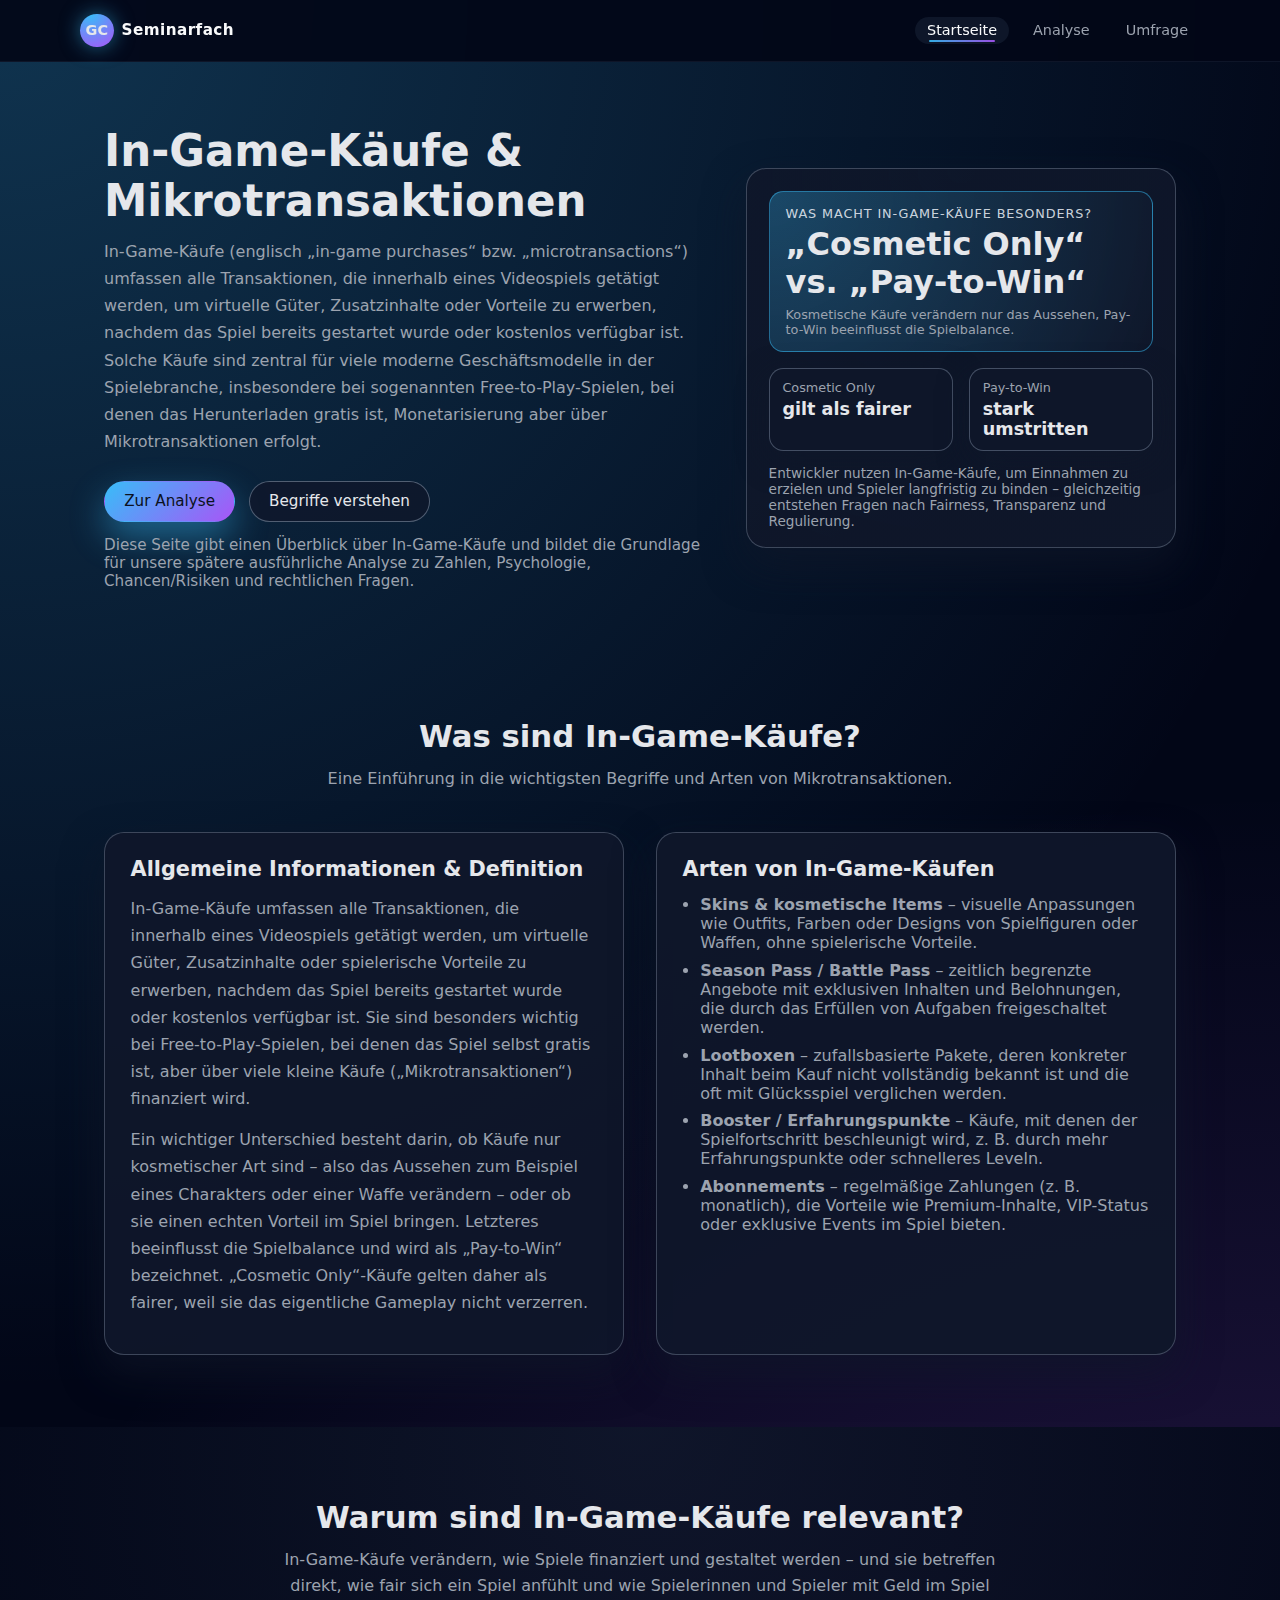
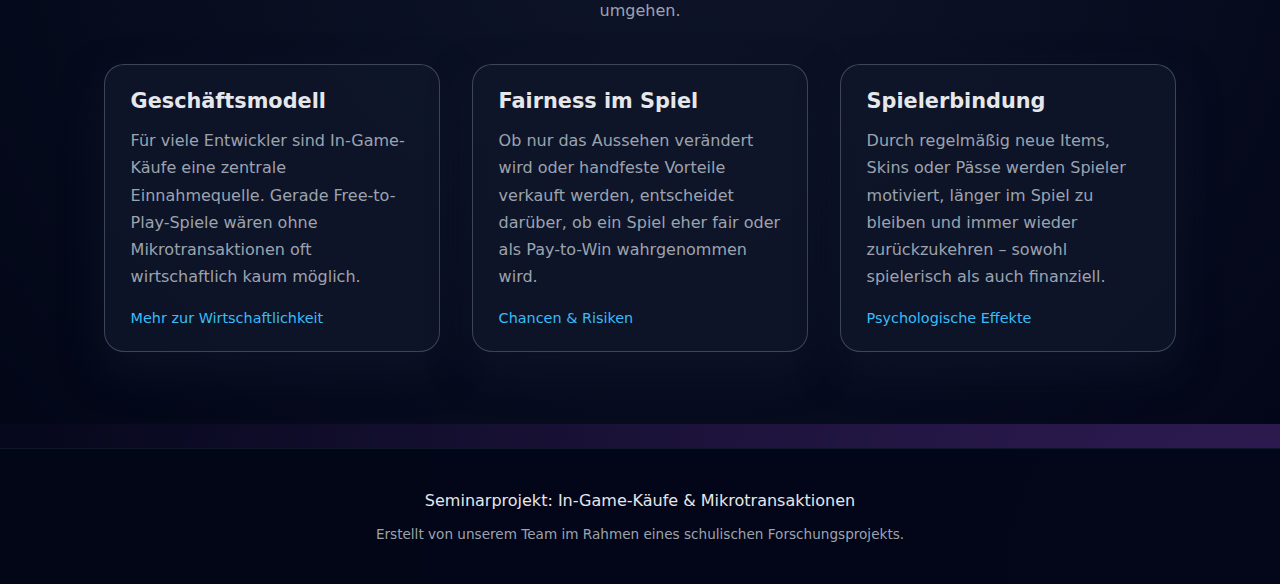
<file: index.html>
<!DOCTYPE html>
<html lang="de">
<head>
    <meta charset="UTF-8" />
    <title>In-Game-Käufe – Seminarfach</title>
    <meta name="viewport" content="width=device-width, initial-scale=1" />
    <link rel="stylesheet" href="style.css" />
</head>
<body class="page">
<header class="site-header">
    <div class="container header-inner">
        <div class="logo">
            <span class="logo-mark">GC</span>
            <span class="logo-text">Seminarfach</span>
        </div>
        <nav class="site-nav">
            <a href="index.html" class="nav-link active">Startseite</a>
            <a href="analyse.html" class="nav-link">Analyse</a>
            <a href="umfrage.html" class="nav-link">Umfrage</a>
        </nav>
    </div>
</header>

<main>
    <!-- HERO -->
    <section class="hero">
        <div class="container hero-inner">
            <div class="hero-text">
                <h1>In-Game-Käufe &amp; Mikrotransaktionen</h1>
                <p class="hero-subtitle">
                    In-Game-Käufe (englisch „in-game purchases“ bzw. „microtransactions“) umfassen alle Transaktionen,
                    die innerhalb eines Videospiels getätigt werden, um virtuelle Güter, Zusatzinhalte oder Vorteile zu erwerben,
                    nachdem das Spiel bereits gestartet wurde oder kostenlos verfügbar ist. Solche Käufe sind zentral für viele
                    moderne Geschäftsmodelle in der Spielebranche, insbesondere bei sogenannten Free-to-Play-Spielen, bei denen
                    das Herunterladen gratis ist, Monetarisierung aber über Mikrotransaktionen erfolgt.
                </p>
                <div class="hero-actions">
                    <a href="analyse.html" class="btn btn-primary">
                        Zur Analyse
                    </a>
                    <a href="#basics" class="btn btn-ghost">
                        Begriffe verstehen
                    </a>
                </div>
                <p class="hero-tagline">
                    Diese Seite gibt einen Überblick über In-Game-Käufe und bildet die Grundlage für unsere spätere
                    ausführliche Analyse zu Zahlen, Psychologie, Chancen/Risiken und rechtlichen Fragen.
                </p>
            </div>

            <div class="hero-panel">
                <div class="stat-card">
                    <p class="stat-label">Was macht In-Game-Käufe besonders?</p>
                    <p class="stat-value">„Cosmetic Only“ vs. „Pay-to-Win“</p>
                    <p class="stat-footnote">
                        Kosmetische Käufe verändern nur das Aussehen, Pay-to-Win beeinflusst die Spielbalance.
                    </p>
                </div>
                <div class="grid-two gap-md">
                    <div class="mini-card">
                        <p class="mini-label">Cosmetic Only</p>
                        <p class="mini-value">gilt als fairer</p>
                    </div>
                    <div class="mini-card">
                        <p class="mini-label">Pay-to-Win</p>
                        <p class="mini-value">stark umstritten</p>
                    </div>
                </div>
                <p class="hero-note">
                    Entwickler nutzen In-Game-Käufe, um Einnahmen zu erzielen und Spieler langfristig zu binden –
                    gleichzeitig entstehen Fragen nach Fairness, Transparenz und Regulierung.
                </p>
            </div>
        </div>
    </section>

    <!-- GRUNDLAGEN -->
    <section id="basics" class="section">
        <div class="container">
            <header class="section-header">
                <h2>Was sind In-Game-Käufe?</h2>
                <p>
                    Eine Einführung in die wichtigsten Begriffe und Arten von Mikrotransaktionen.
                </p>
            </header>

            <div class="grid-two gap-lg">
                <article class="card">
                    <h3 class="card-title">Allgemeine Informationen &amp; Definition</h3>
                    <p>
                        In-Game-Käufe umfassen alle Transaktionen, die innerhalb eines Videospiels getätigt werden,
                        um virtuelle Güter, Zusatzinhalte oder spielerische Vorteile zu erwerben, nachdem das Spiel
                        bereits gestartet wurde oder kostenlos verfügbar ist. Sie sind besonders wichtig bei
                        Free-to-Play-Spielen, bei denen das Spiel selbst gratis ist, aber über viele kleine Käufe
                        („Mikrotransaktionen“) finanziert wird.
                    </p>
                    <p>
                        Ein wichtiger Unterschied besteht darin, ob Käufe nur kosmetischer Art sind – also das Aussehen
                        zum Beispiel eines Charakters oder einer Waffe verändern – oder ob sie einen echten Vorteil im
                        Spiel bringen. Letzteres beeinflusst die Spielbalance und wird als „Pay-to-Win“ bezeichnet.
                        „Cosmetic Only“-Käufe gelten daher als fairer, weil sie das eigentliche Gameplay nicht verzerren.
                    </p>
                </article>

                <article class="card">
                    <h3 class="card-title">Arten von In-Game-Käufen</h3>
                    <ul class="list">
                        <li>
                            <strong>Skins &amp; kosmetische Items</strong> – visuelle Anpassungen wie Outfits, Farben
                            oder Designs von Spielfiguren oder Waffen, ohne spielerische Vorteile.
                        </li>
                        <li>
                            <strong>Season Pass / Battle Pass</strong> – zeitlich begrenzte Angebote mit exklusiven
                            Inhalten und Belohnungen, die durch das Erfüllen von Aufgaben freigeschaltet werden.
                        </li>
                        <li>
                            <strong>Lootboxen</strong> – zufallsbasierte Pakete, deren konkreter Inhalt beim Kauf
                            nicht vollständig bekannt ist und die oft mit Glücksspiel verglichen werden.
                        </li>
                        <li>
                            <strong>Booster / Erfahrungspunkte</strong> – Käufe, mit denen der Spielfortschritt
                            beschleunigt wird, z.&nbsp;B. durch mehr Erfahrungspunkte oder schnelleres Leveln.
                        </li>
                        <li>
                            <strong>Abonnements</strong> – regelmäßige Zahlungen (z.&nbsp;B. monatlich), die Vorteile
                            wie Premium-Inhalte, VIP-Status oder exklusive Events im Spiel bieten.
                        </li>
                    </ul>
                </article>
            </div>
        </div>
    </section>

    <!-- WARUM ES WICHTIG IST -->
    <section class="section section-muted">
        <div class="container">
            <header class="section-header">
                <h2>Warum sind In-Game-Käufe relevant?</h2>
                <p>
                    In-Game-Käufe verändern, wie Spiele finanziert und gestaltet werden – und sie betreffen direkt,
                    wie fair sich ein Spiel anfühlt und wie Spielerinnen und Spieler mit Geld im Spiel umgehen.
                </p>

            </header>

            <div class="grid-three gap-lg">
                <article class="card card-soft">
                    <h3 class="card-title">Geschäftsmodell</h3>
                    <p>
                        Für viele Entwickler sind In-Game-Käufe eine zentrale Einnahmequelle. Gerade Free-to-Play-Spiele
                        wären ohne Mikrotransaktionen oft wirtschaftlich kaum möglich.
                    </p>
                    <a href="analyse.html#wirtschaftlichkeit" class="card-link">Mehr zur Wirtschaftlichkeit</a>
                </article>

                <article class="card card-soft">
                    <h3 class="card-title">Fairness im Spiel</h3>
                    <p>
                        Ob nur das Aussehen verändert wird oder handfeste Vorteile verkauft werden, entscheidet darüber,
                        ob ein Spiel eher fair oder als Pay-to-Win wahrgenommen wird.
                    </p>
                    <a href="analyse.html#chancen-risiken" class="card-link">Chancen &amp; Risiken</a>
                </article>

                <article class="card card-soft">
                    <h3 class="card-title">Spielerbindung</h3>
                    <p>
                        Durch regelmäßig neue Items, Skins oder Pässe werden Spieler motiviert, länger im Spiel zu bleiben
                        und immer wieder zurückzukehren – sowohl spielerisch als auch finanziell.
                    </p>
                    <a href="analyse.html#psychologie" class="card-link">Psychologische Effekte</a>
                </article>
            </div>
        </div>
    </section>
</main>

<footer class="site-footer">
    <div class="container footer-inner">
        <p>Seminarprojekt: In-Game-Käufe &amp; Mikrotransaktionen</p>
        <p class="footer-sub">
            Erstellt von unserem Team im Rahmen eines schulischen Forschungsprojekts.
        </p>
    </div>
</footer>
</body>
</html>
</file>
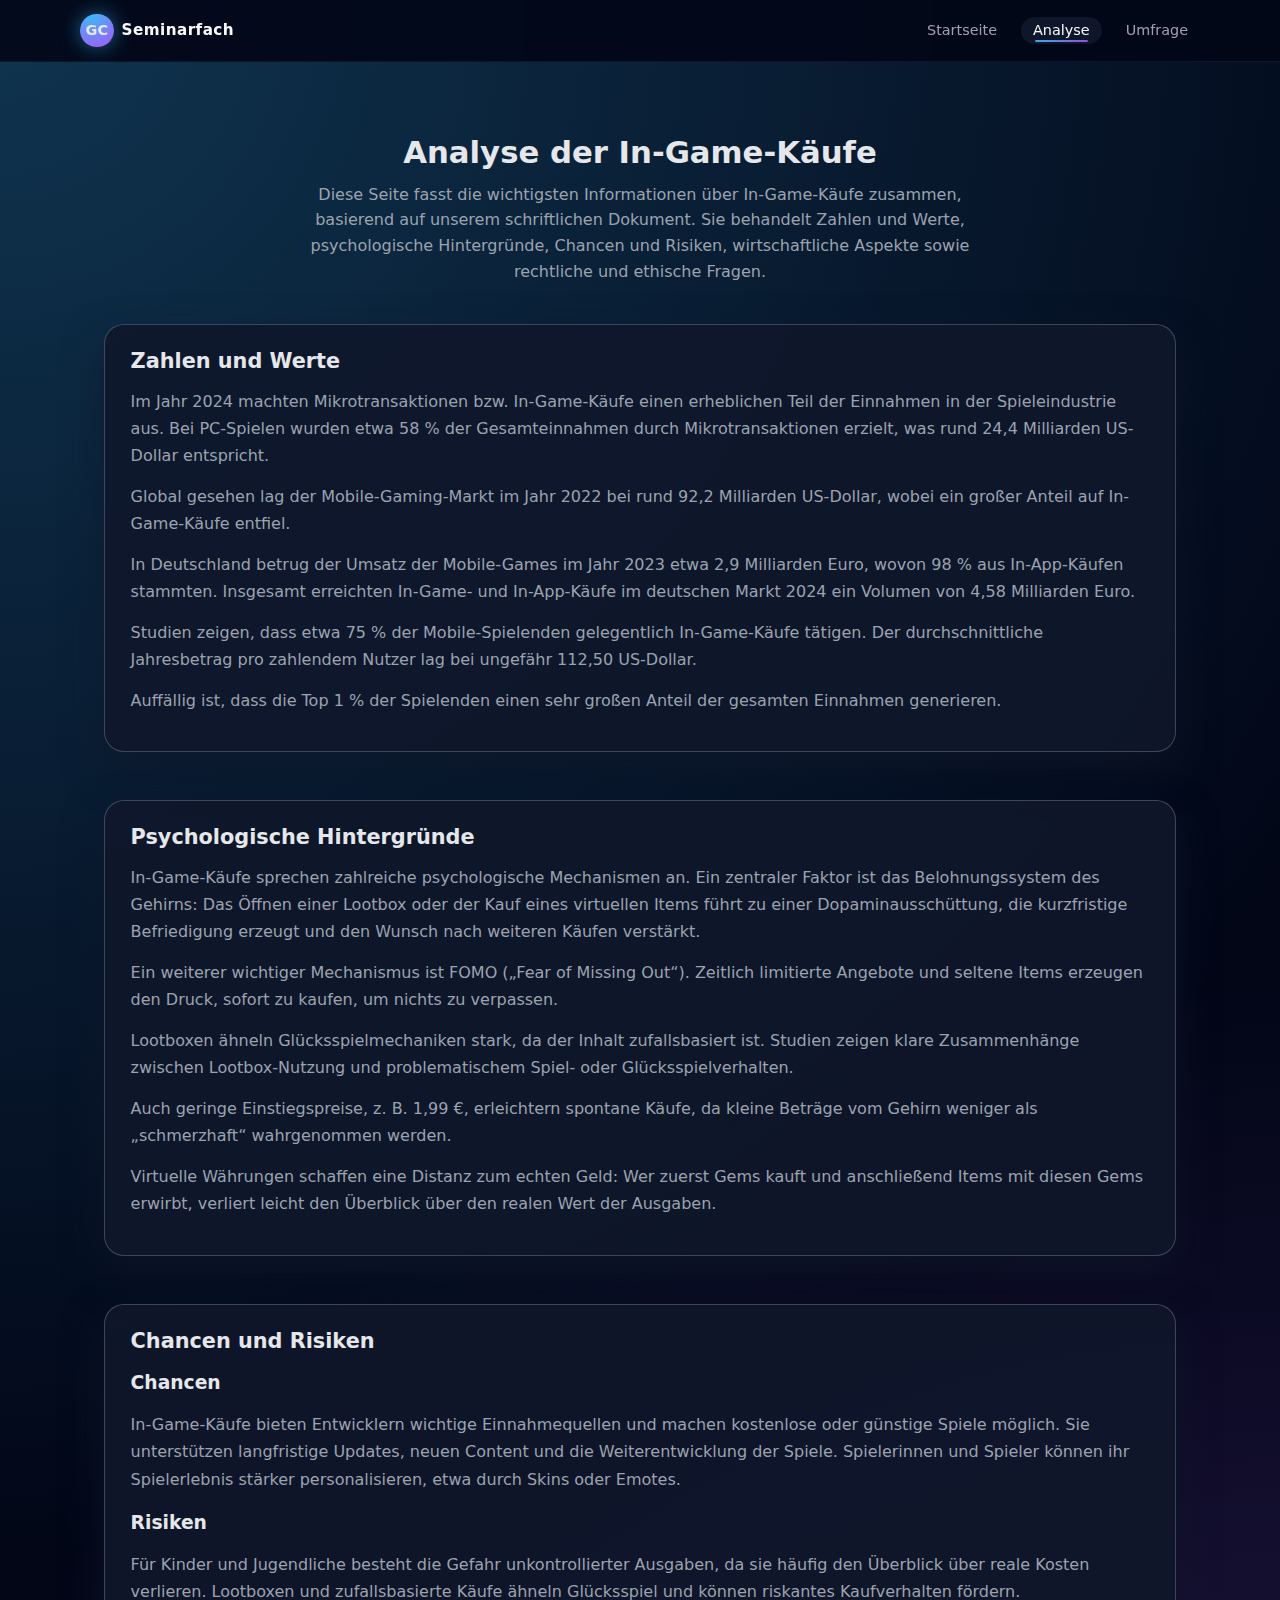
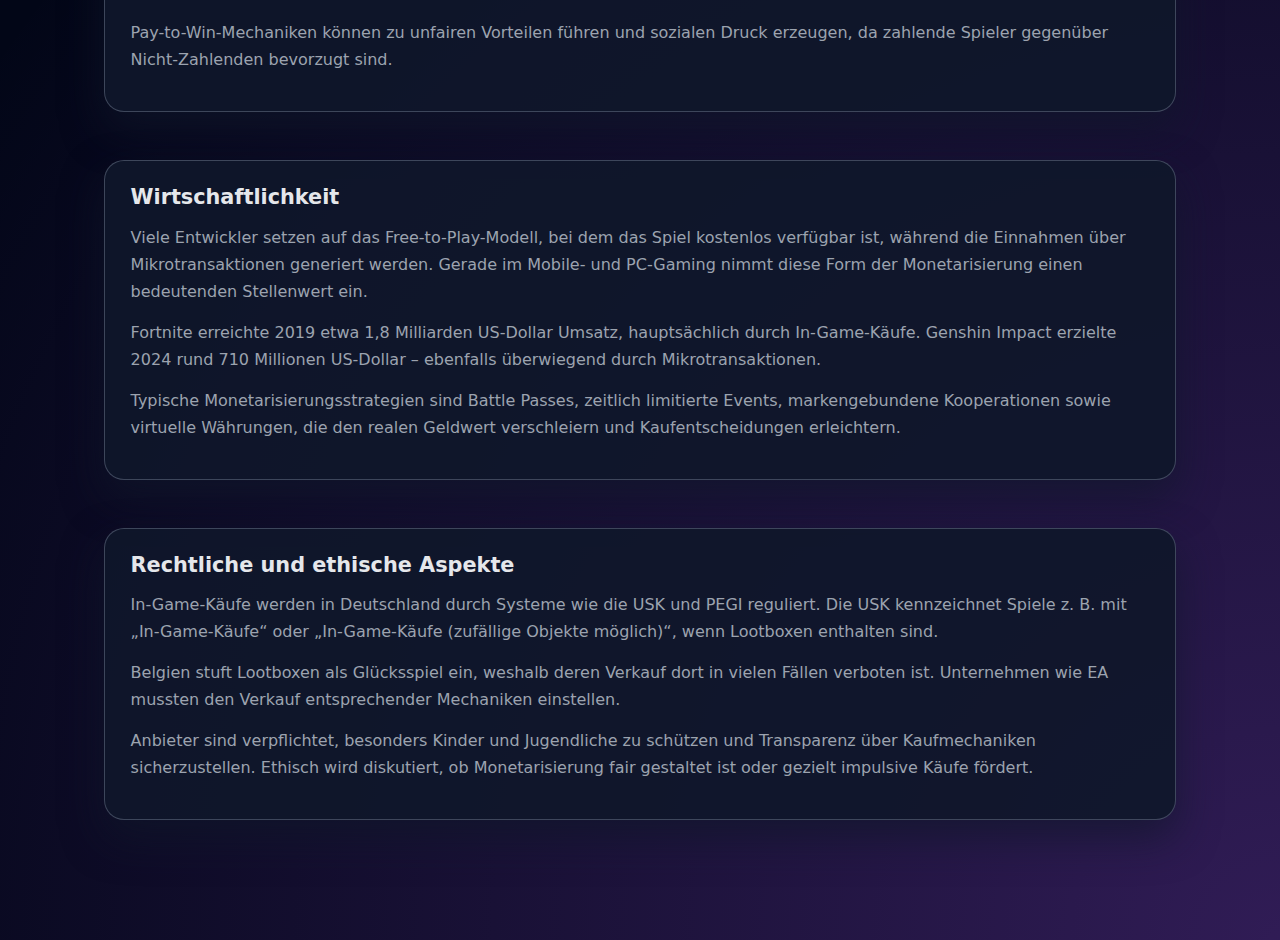
<file: analyse.html>
<!DOCTYPE html>
<html lang="de">
<head>
    <meta charset="UTF-8" />
    <title>analyse – In-Game Purchases</title>
    <meta name="viewport" content="width=device-width, initial-scale=1" />
    <link rel="stylesheet" href="style.css" />
    <title>Umfrage – In-Game-Käufe</title>
    <meta name="viewport" content="width=device-width, initial-scale=1" />
    <link rel="stylesheet" href="style.css" />
</head>
<body class="page">
<header class="site-header">
    <div class="container header-inner">
        <div class="logo">
            <span class="logo-mark">GC</span>
            <span class="logo-text">Seminarfach</span>
        </div>
        <nav class="site-nav">
            <a href="index.html" class="nav-link">Startseite</a>
            <a href="analyse.html" class="nav-link active">Analyse</a>
            <a href="umfrage.html" class="nav-link">Umfrage</a>
        </nav>
    </div>
</header>

<main>
    <section class="section">
        <div class="container">
            <header class="section-header">
                <h1>Analyse der In-Game-Käufe</h1>
                <p>
                    Diese Seite fasst die wichtigsten Informationen über In-Game-Käufe zusammen,
                    basierend auf unserem schriftlichen Dokument. Sie behandelt Zahlen und Werte,
                    psychologische Hintergründe, Chancen und Risiken, wirtschaftliche Aspekte sowie
                    rechtliche und ethische Fragen.
                </p>
            </header>

            <!-- Zahlen und Werte -->
            <article id="zahlen" class="card card-large">
                <h2 class="card-title">Zahlen und Werte</h2>
                <p>
                    Im Jahr 2024 machten Mikrotransaktionen bzw. In-Game-Käufe einen erheblichen Teil der Einnahmen
                    in der Spieleindustrie aus. Bei PC-Spielen wurden etwa 58&nbsp;% der Gesamteinnahmen durch
                    Mikrotransaktionen erzielt, was rund 24,4&nbsp;Milliarden US-Dollar entspricht.
                </p>
                <p>
                    Global gesehen lag der Mobile-Gaming-Markt im Jahr 2022 bei rund 92,2&nbsp;Milliarden US-Dollar,
                    wobei ein großer Anteil auf In-Game-Käufe entfiel.
                </p>
                <p>
                    In Deutschland betrug der Umsatz der Mobile-Games im Jahr 2023 etwa 2,9&nbsp;Milliarden Euro,
                    wovon 98&nbsp;% aus In-App-Käufen stammten. Insgesamt erreichten In-Game- und In-App-Käufe im deutschen Markt 2024
                    ein Volumen von 4,58&nbsp;Milliarden Euro.
                </p>
                <p>
                    Studien zeigen, dass etwa 75&nbsp;% der Mobile-Spielenden gelegentlich In-Game-Käufe tätigen.
                    Der durchschnittliche Jahresbetrag pro zahlendem Nutzer lag bei ungefähr 112,50&nbsp;US-Dollar.
                </p>
                <p>
                    Auffällig ist, dass die Top&nbsp;1&nbsp;% der Spielenden einen sehr großen Anteil der gesamten Einnahmen generieren.
                </p>
            </article>

            <!-- Psychologische Hintergründe -->
            <article id="psychologie" class="card card-large">
                <h2 class="card-title">Psychologische Hintergründe</h2>
                <p>
                    In-Game-Käufe sprechen zahlreiche psychologische Mechanismen an. Ein zentraler Faktor ist das
                    Belohnungssystem des Gehirns: Das Öffnen einer Lootbox oder der Kauf eines virtuellen Items führt
                    zu einer Dopaminausschüttung, die kurzfristige Befriedigung erzeugt und den Wunsch nach weiteren Käufen verstärkt.
                </p>
                <p>
                    Ein weiterer wichtiger Mechanismus ist FOMO („Fear of Missing Out“). Zeitlich limitierte Angebote
                    und seltene Items erzeugen den Druck, sofort zu kaufen, um nichts zu verpassen.
                </p>
                <p>
                    Lootboxen ähneln Glücksspielmechaniken stark, da der Inhalt zufallsbasiert ist.
                    Studien zeigen klare Zusammenhänge zwischen Lootbox-Nutzung und problematischem Spiel- oder Glücksspielverhalten.
                </p>
                <p>
                    Auch geringe Einstiegspreise, z.&nbsp;B. 1,99&nbsp;€, erleichtern spontane Käufe, da kleine Beträge
                    vom Gehirn weniger als „schmerzhaft“ wahrgenommen werden.
                </p>
                <p>
                    Virtuelle Währungen schaffen eine Distanz zum echten Geld: Wer zuerst Gems kauft und anschließend Items
                    mit diesen Gems erwirbt, verliert leicht den Überblick über den realen Wert der Ausgaben.
                </p>
            </article>

            <!-- Chancen und Risiken -->
            <article id="chancen-risiken" class="card card-large">
                <h2 class="card-title">Chancen und Risiken</h2>

                <h3>Chancen</h3>
                <p>
                    In-Game-Käufe bieten Entwicklern wichtige Einnahmequellen und machen kostenlose oder günstige Spiele möglich.
                    Sie unterstützen langfristige Updates, neuen Content und die Weiterentwicklung der Spiele.
                    Spielerinnen und Spieler können ihr Spielerlebnis stärker personalisieren, etwa durch Skins oder Emotes.
                </p>

                <h3>Risiken</h3>
                <p>
                    Für Kinder und Jugendliche besteht die Gefahr unkontrollierter Ausgaben, da sie häufig den Überblick über reale Kosten verlieren.
                    Lootboxen und zufallsbasierte Käufe ähneln Glücksspiel und können riskantes Kaufverhalten fördern.
                </p>
                <p>
                    Pay-to-Win-Mechaniken können zu unfairen Vorteilen führen und sozialen Druck erzeugen, da zahlende Spieler
                    gegenüber Nicht-Zahlenden bevorzugt sind.
                </p>
            </article>

            <!-- Wirtschaftlichkeit -->
            <article id="wirtschaftlichkeit" class="card card-large">
                <h2 class="card-title">Wirtschaftlichkeit</h2>
                <p>
                    Viele Entwickler setzen auf das Free-to-Play-Modell, bei dem das Spiel kostenlos verfügbar ist,
                    während die Einnahmen über Mikrotransaktionen generiert werden. Gerade im Mobile- und PC-Gaming nimmt
                    diese Form der Monetarisierung einen bedeutenden Stellenwert ein.
                </p>
                <p>
                    Fortnite erreichte 2019 etwa 1,8&nbsp;Milliarden US-Dollar Umsatz, hauptsächlich durch In-Game-Käufe.
                    Genshin Impact erzielte 2024 rund 710&nbsp;Millionen US-Dollar – ebenfalls überwiegend durch Mikrotransaktionen.
                </p>
                <p>
                    Typische Monetarisierungsstrategien sind Battle Passes, zeitlich limitierte Events, markengebundene Kooperationen
                    sowie virtuelle Währungen, die den realen Geldwert verschleiern und Kaufentscheidungen erleichtern.
                </p>
            </article>

            <!-- Rechtliches und Ethisches -->
            <article id="rechtliches" class="card card-large">
                <h2 class="card-title">Rechtliche und ethische Aspekte</h2>
                <p>
                    In-Game-Käufe werden in Deutschland durch Systeme wie die USK und PEGI reguliert.
                    Die USK kennzeichnet Spiele z.&nbsp;B. mit „In-Game-Käufe“ oder „In-Game-Käufe (zufällige Objekte möglich)“,
                    wenn Lootboxen enthalten sind.
                </p>
                <p>
                    Belgien stuft Lootboxen als Glücksspiel ein, weshalb deren Verkauf dort in vielen Fällen verboten ist.
                    Unternehmen wie EA mussten den Verkauf entsprechender Mechaniken einstellen.
                </p>
                <p>
                    Anbieter sind verpflichtet, besonders Kinder und Jugendliche zu schützen und Transparenz über Kaufmechaniken sicherzustellen.
                    Ethisch wird diskutiert, ob Monetarisierung fair gestaltet ist oder gezielt impulsive Käufe fördert.
                </p>
            </article>
        </div>
    </section>
</main>
</file>
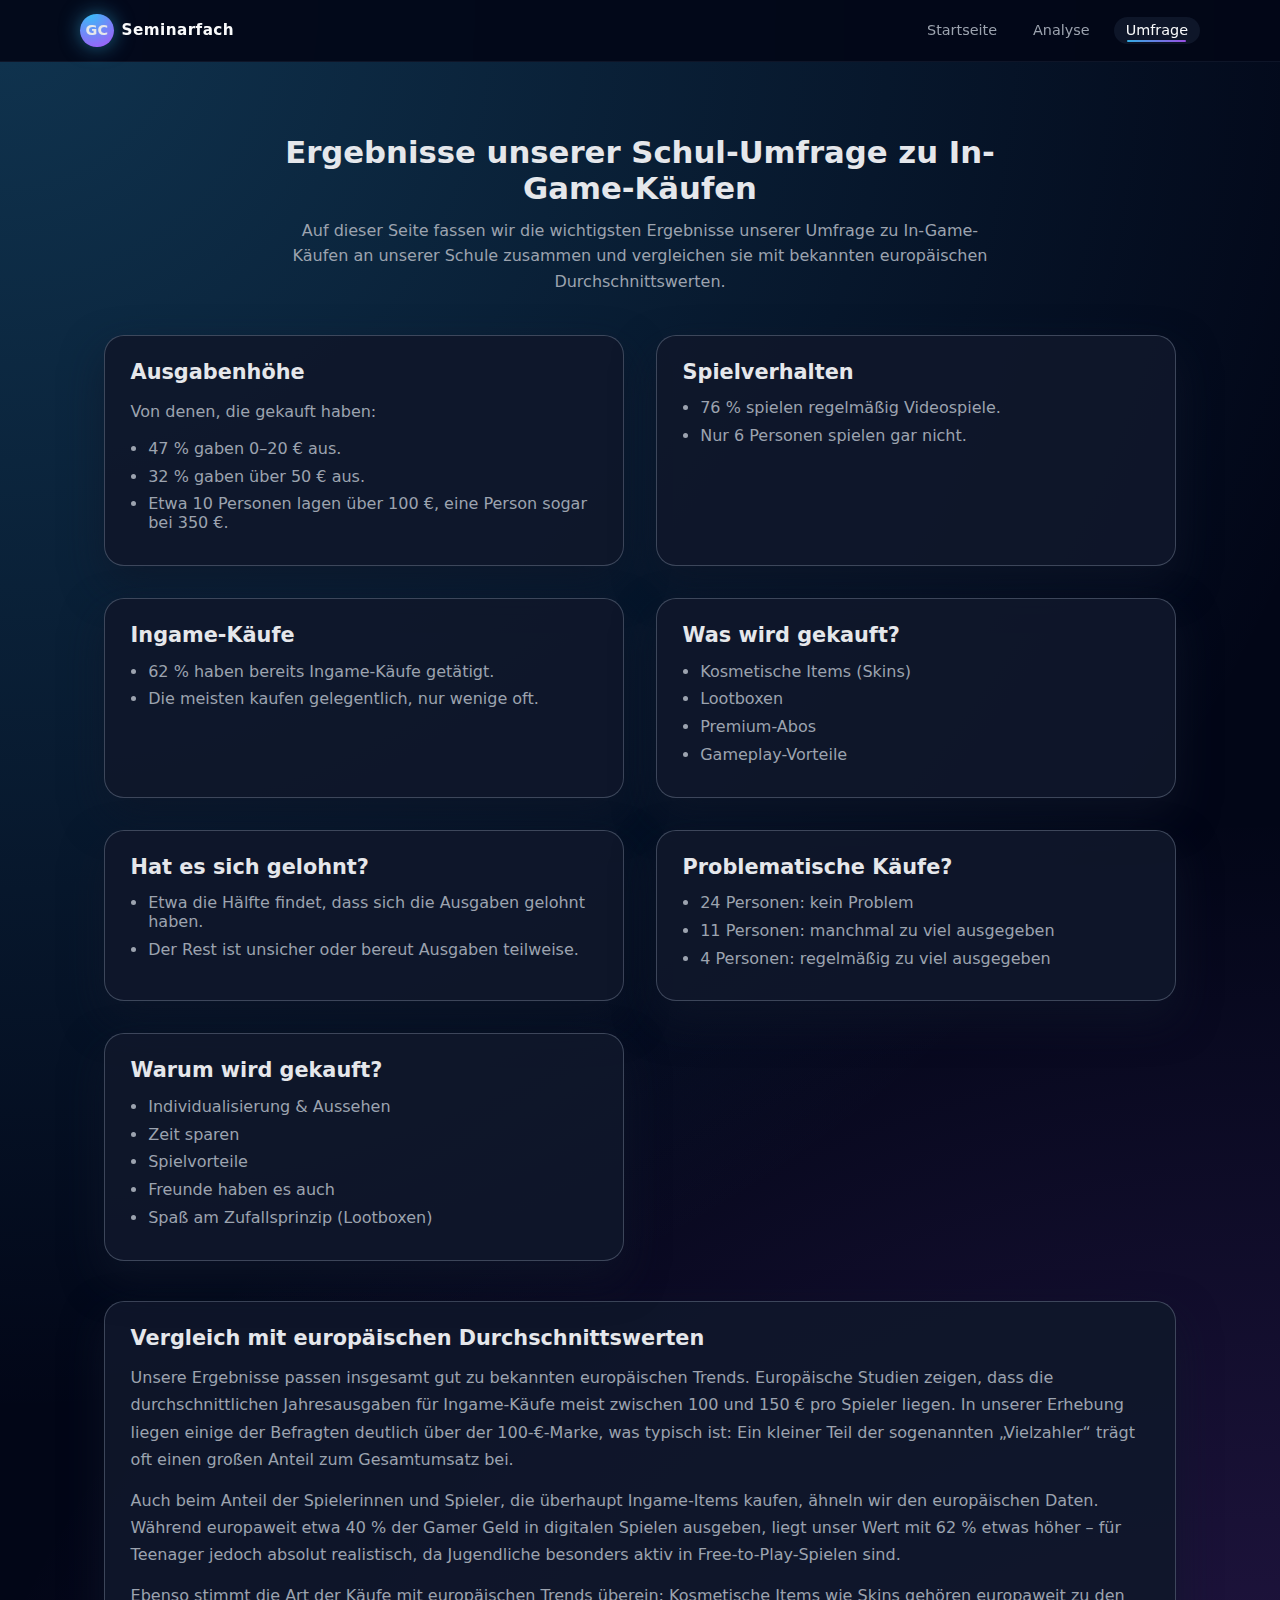
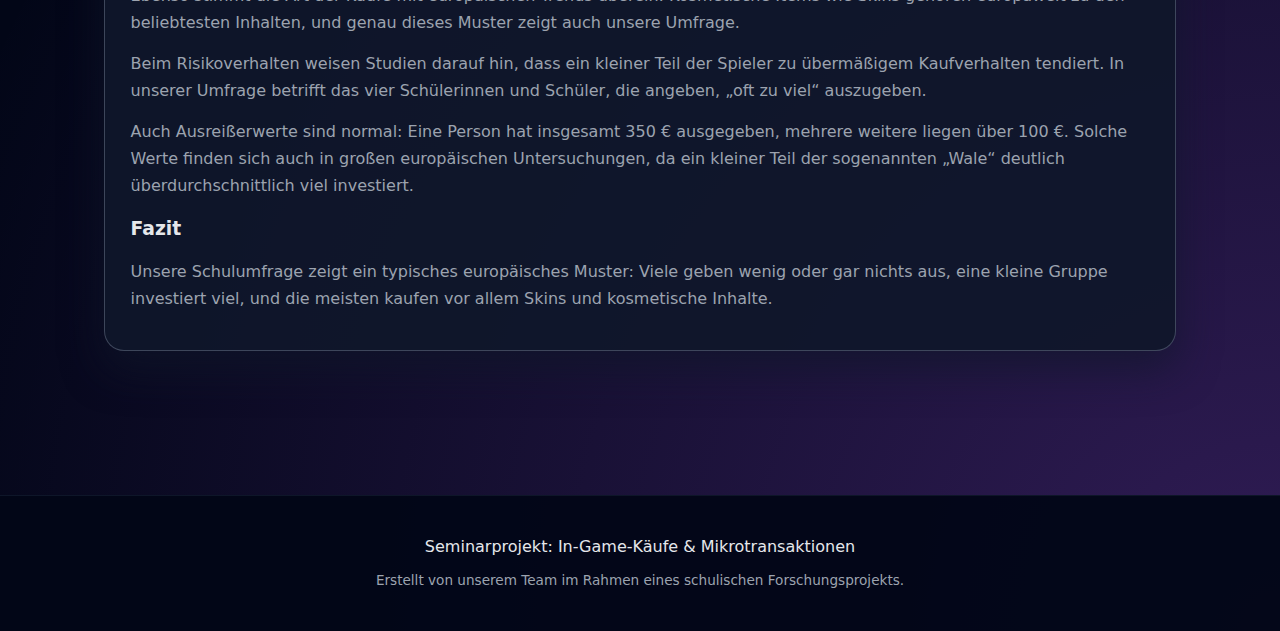
<file: Umfrage.html>
<!DOCTYPE html>
<html lang="de">
<head>
    <meta charset="UTF-8" />
    <title>Umfrage – In-Game-Käufe</title>
    <meta name="viewport" content="width=device-width, initial-scale=1" />
    <link rel="stylesheet" href="style.css" />
</head>
<body class="page">
<header class="site-header">
    <div class="container header-inner">
        <div class="logo">
            <span class="logo-mark">GC</span>
            <span class="logo-text">Seminarfach</span>
        </div>
        <nav class="site-nav">
            <a href="index.html" class="nav-link">Startseite</a>
            <a href="analyse.html" class="nav-link">Analyse</a>
            <a href="Umfrage.html" class="nav-link active">Umfrage</a>
        </nav>
    </div>
</header>

<main>
    <section class="section">
        <div class="container">
            <header class="section-header">
                <h1>Ergebnisse unserer Schul-Umfrage zu In-Game-Käufen</h1>
                <p>
                    Auf dieser Seite fassen wir die wichtigsten Ergebnisse unserer Umfrage
                    zu In-Game-Käufen an unserer Schule zusammen und vergleichen sie mit
                    bekannten europäischen Durchschnittswerten.
                </p>
            </header>

            <div class="grid-two gap-lg" style="margin-bottom: 2.5rem;">
                <article class="card">
                    <h2 class="card-title">Ausgabenhöhe</h2>
                    <p>Von denen, die gekauft haben:</p>
                    <ul class="list">
                        <li>47 % gaben 0–20 € aus.</li>
                        <li>32 % gaben über 50 € aus.</li>
                        <li>Etwa 10 Personen lagen über 100 €, eine Person sogar bei 350 €.</li>
                    </ul>
                </article>

                <article class="card">
                    <h2 class="card-title">Spielverhalten</h2>
                    <ul class="list">
                        <li>76 % spielen regelmäßig Videospiele.</li>
                        <li>Nur 6 Personen spielen gar nicht.</li>
                    </ul>
                </article>

                <article class="card">
                    <h2 class="card-title">Ingame-Käufe</h2>
                    <ul class="list">
                        <li>62 % haben bereits Ingame-Käufe getätigt.</li>
                        <li>Die meisten kaufen gelegentlich, nur wenige oft.</li>
                    </ul>
                </article>

                <article class="card">
                    <h2 class="card-title">Was wird gekauft?</h2>
                    <ul class="list">
                        <li>Kosmetische Items (Skins)</li>
                        <li>Lootboxen</li>
                        <li>Premium-Abos</li>
                        <li>Gameplay-Vorteile</li>
                    </ul>
                </article>

                <article class="card">
                    <h2 class="card-title">Hat es sich gelohnt?</h2>
                    <ul class="list">
                        <li>Etwa die Hälfte findet, dass sich die Ausgaben gelohnt haben.</li>
                        <li>Der Rest ist unsicher oder bereut Ausgaben teilweise.</li>
                    </ul>
                </article>

                <article class="card">
                    <h2 class="card-title">Problematische Käufe?</h2>
                    <ul class="list">
                        <li>24 Personen: kein Problem</li>
                        <li>11 Personen: manchmal zu viel ausgegeben</li>
                        <li>4 Personen: regelmäßig zu viel ausgegeben</li>
                    </ul>
                </article>

                <article class="card">
                    <h2 class="card-title">Warum wird gekauft?</h2>
                    <ul class="list">
                        <li>Individualisierung &amp; Aussehen</li>
                        <li>Zeit sparen</li>
                        <li>Spielvorteile</li>
                        <li>Freunde haben es auch</li>
                        <li>Spaß am Zufallsprinzip (Lootboxen)</li>
                    </ul>
                </article>
            </div>
        <div>
            <article class="card card-large">
                <h2 class="card-title">Vergleich mit europäischen Durchschnittswerten</h2>
                <p>
                    Unsere Ergebnisse passen insgesamt gut zu bekannten europäischen Trends. Europäische Studien zeigen,
                    dass die durchschnittlichen Jahresausgaben für Ingame-Käufe meist zwischen 100 und 150 € pro Spieler
                    liegen. In unserer Erhebung liegen einige der Befragten deutlich über der 100-€-Marke, was typisch ist:
                    Ein kleiner Teil der sogenannten „Vielzahler“ trägt oft einen großen Anteil zum Gesamtumsatz bei.
                </p>
                <p>
                    Auch beim Anteil der Spielerinnen und Spieler, die überhaupt Ingame-Items kaufen, ähneln wir den
                    europäischen Daten. Während europaweit etwa 40 % der Gamer Geld in digitalen Spielen ausgeben,
                    liegt unser Wert mit 62 % etwas höher – für Teenager jedoch absolut realistisch, da Jugendliche
                    besonders aktiv in Free-to-Play-Spielen sind.
                </p>
                <p>
                    Ebenso stimmt die Art der Käufe mit europäischen Trends überein: Kosmetische Items wie Skins gehören
                    europaweit zu den beliebtesten Inhalten, und genau dieses Muster zeigt auch unsere Umfrage.
                </p>
                <p>
                    Beim Risikoverhalten weisen Studien darauf hin, dass ein kleiner Teil der Spieler zu übermäßigem
                    Kaufverhalten tendiert. In unserer Umfrage betrifft das vier Schülerinnen und Schüler, die angeben,
                    „oft zu viel“ auszugeben.
                </p>
                <p>
                    Auch Ausreißerwerte sind normal: Eine Person hat insgesamt 350 € ausgegeben, mehrere weitere liegen
                    über 100 €. Solche Werte finden sich auch in großen europäischen Untersuchungen, da ein kleiner Teil
                    der sogenannten „Wale“ deutlich überdurchschnittlich viel investiert.
                </p>

                <h3>Fazit</h3>
                <p>
                    Unsere Schulumfrage zeigt ein typisches europäisches Muster: Viele geben wenig oder gar nichts aus,
                    eine kleine Gruppe investiert viel, und die meisten kaufen vor allem Skins und kosmetische Inhalte.
                </p>
            </article>
        </div>
        </div>
    </section>
</main>

<footer class="site-footer">
    <div class="container footer-inner">
        <p>Seminarprojekt: In-Game-Käufe &amp; Mikrotransaktionen</p>
        <p class="footer-sub">
            Erstellt von unserem Team im Rahmen eines schulischen Forschungsprojekts.
        </p>
    </div>
</footer>
</body>
</html>
</file>
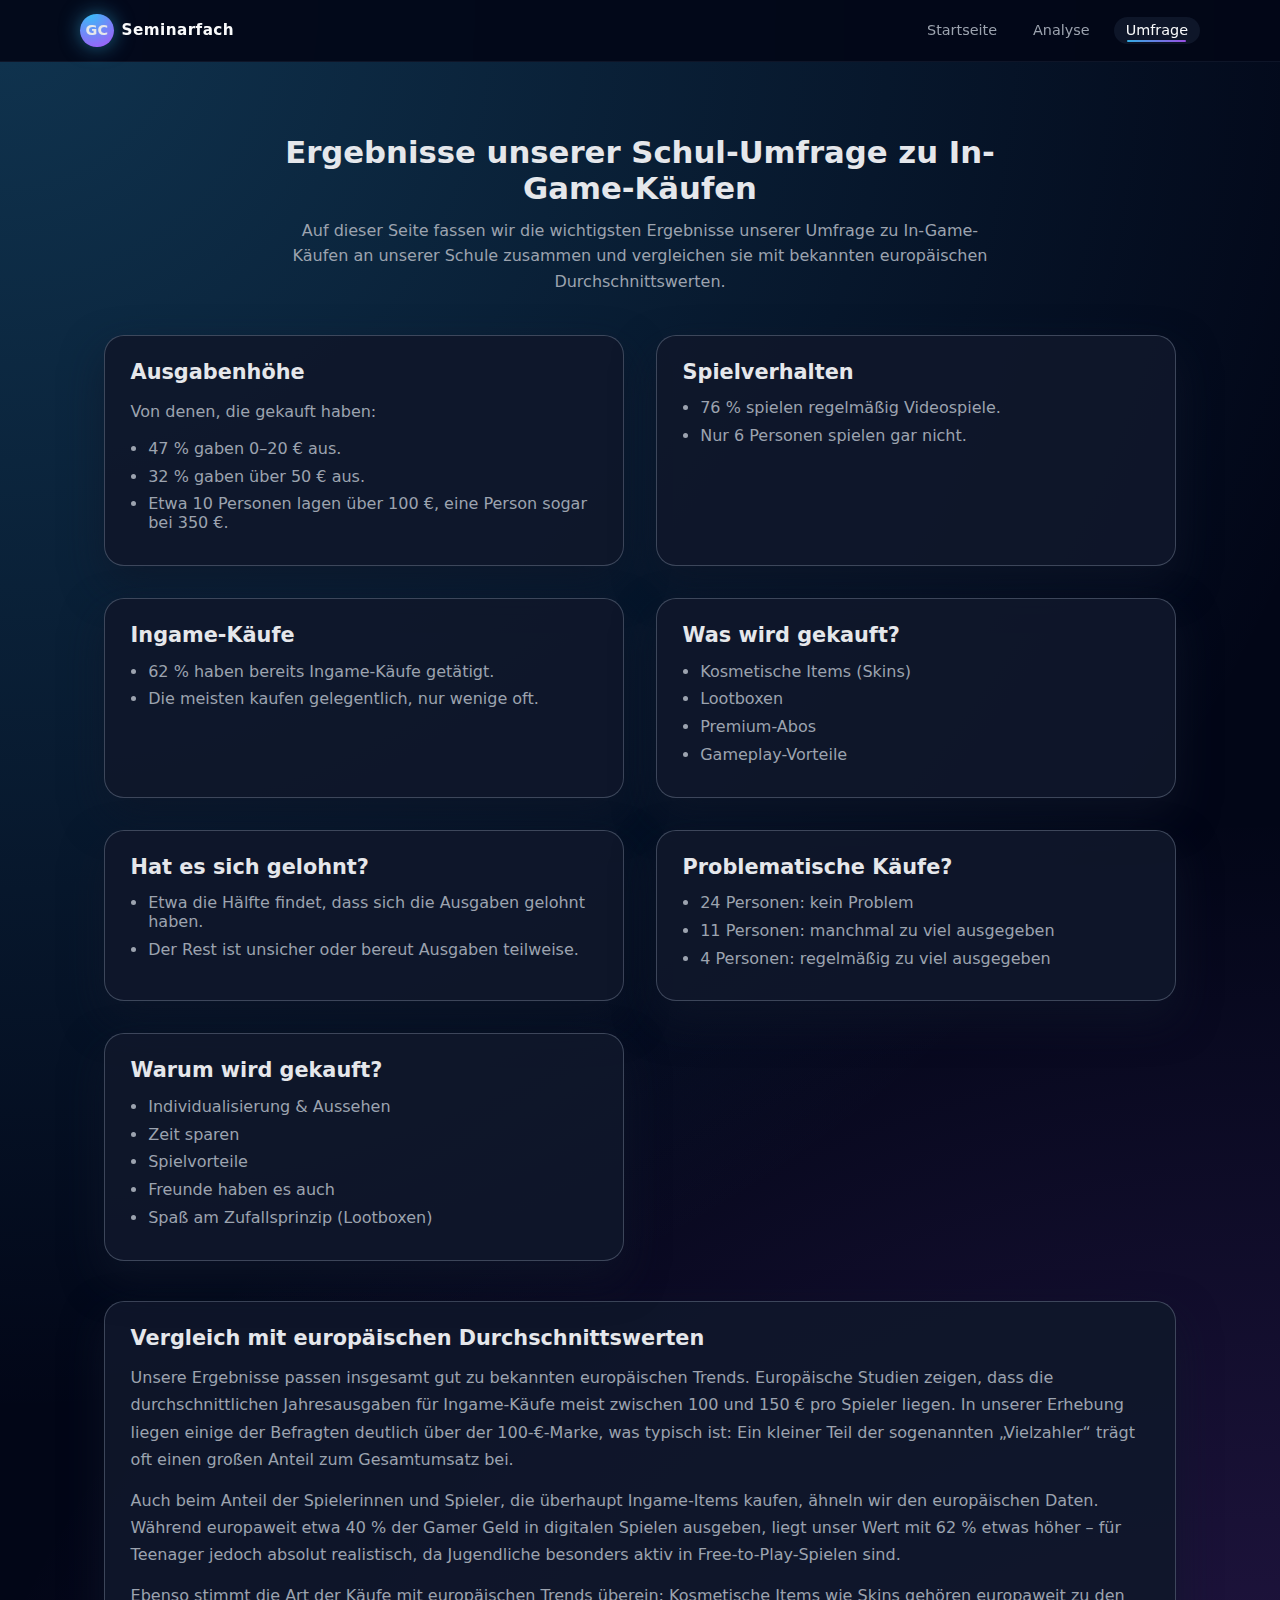
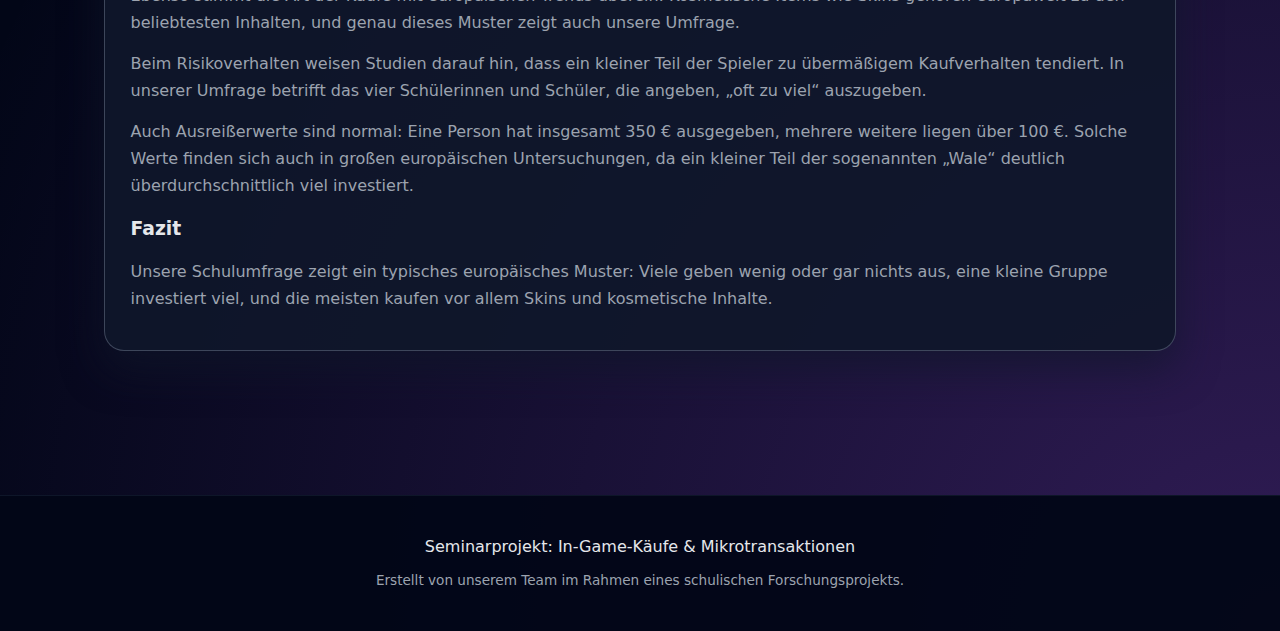
<file: umfrage.html>
<!DOCTYPE html>
<html lang="de">
<head>
    <meta charset="UTF-8" />
    <title>Umfrage – In-Game-Käufe</title>
    <meta name="viewport" content="width=device-width, initial-scale=1" />
    <link rel="stylesheet" href="style.css" />
</head>
<body class="page">
<header class="site-header">
    <div class="container header-inner">
        <div class="logo">
            <span class="logo-mark">GC</span>
            <span class="logo-text">Seminarfach</span>
        </div>
        <nav class="site-nav">
            <a href="index.html" class="nav-link">Startseite</a>
            <a href="analyse.html" class="nav-link">Analyse</a>
            <a href="Umfrage.html" class="nav-link active">Umfrage</a>
        </nav>
    </div>
</header>

<main>
    <section class="section">
        <div class="container">
            <header class="section-header">
                <h1>Ergebnisse unserer Schul-Umfrage zu In-Game-Käufen</h1>
                <p>
                    Auf dieser Seite fassen wir die wichtigsten Ergebnisse unserer Umfrage
                    zu In-Game-Käufen an unserer Schule zusammen und vergleichen sie mit
                    bekannten europäischen Durchschnittswerten.
                </p>
            </header>

            <div class="grid-two gap-lg" style="margin-bottom: 2.5rem;">
                <article class="card">
                    <h2 class="card-title">Ausgabenhöhe</h2>
                    <p>Von denen, die gekauft haben:</p>
                    <ul class="list">
                        <li>47 % gaben 0–20 € aus.</li>
                        <li>32 % gaben über 50 € aus.</li>
                        <li>Etwa 10 Personen lagen über 100 €, eine Person sogar bei 350 €.</li>
                    </ul>
                </article>

                <article class="card">
                    <h2 class="card-title">Spielverhalten</h2>
                    <ul class="list">
                        <li>76 % spielen regelmäßig Videospiele.</li>
                        <li>Nur 6 Personen spielen gar nicht.</li>
                    </ul>
                </article>

                <article class="card">
                    <h2 class="card-title">Ingame-Käufe</h2>
                    <ul class="list">
                        <li>62 % haben bereits Ingame-Käufe getätigt.</li>
                        <li>Die meisten kaufen gelegentlich, nur wenige oft.</li>
                    </ul>
                </article>

                <article class="card">
                    <h2 class="card-title">Was wird gekauft?</h2>
                    <ul class="list">
                        <li>Kosmetische Items (Skins)</li>
                        <li>Lootboxen</li>
                        <li>Premium-Abos</li>
                        <li>Gameplay-Vorteile</li>
                    </ul>
                </article>

                <article class="card">
                    <h2 class="card-title">Hat es sich gelohnt?</h2>
                    <ul class="list">
                        <li>Etwa die Hälfte findet, dass sich die Ausgaben gelohnt haben.</li>
                        <li>Der Rest ist unsicher oder bereut Ausgaben teilweise.</li>
                    </ul>
                </article>

                <article class="card">
                    <h2 class="card-title">Problematische Käufe?</h2>
                    <ul class="list">
                        <li>24 Personen: kein Problem</li>
                        <li>11 Personen: manchmal zu viel ausgegeben</li>
                        <li>4 Personen: regelmäßig zu viel ausgegeben</li>
                    </ul>
                </article>

                <article class="card">
                    <h2 class="card-title">Warum wird gekauft?</h2>
                    <ul class="list">
                        <li>Individualisierung &amp; Aussehen</li>
                        <li>Zeit sparen</li>
                        <li>Spielvorteile</li>
                        <li>Freunde haben es auch</li>
                        <li>Spaß am Zufallsprinzip (Lootboxen)</li>
                    </ul>
                </article>
            </div>
        <div>
            <article class="card card-large">
                <h2 class="card-title">Vergleich mit europäischen Durchschnittswerten</h2>
                <p>
                    Unsere Ergebnisse passen insgesamt gut zu bekannten europäischen Trends. Europäische Studien zeigen,
                    dass die durchschnittlichen Jahresausgaben für Ingame-Käufe meist zwischen 100 und 150 € pro Spieler
                    liegen. In unserer Erhebung liegen einige der Befragten deutlich über der 100-€-Marke, was typisch ist:
                    Ein kleiner Teil der sogenannten „Vielzahler“ trägt oft einen großen Anteil zum Gesamtumsatz bei.
                </p>
                <p>
                    Auch beim Anteil der Spielerinnen und Spieler, die überhaupt Ingame-Items kaufen, ähneln wir den
                    europäischen Daten. Während europaweit etwa 40 % der Gamer Geld in digitalen Spielen ausgeben,
                    liegt unser Wert mit 62 % etwas höher – für Teenager jedoch absolut realistisch, da Jugendliche
                    besonders aktiv in Free-to-Play-Spielen sind.
                </p>
                <p>
                    Ebenso stimmt die Art der Käufe mit europäischen Trends überein: Kosmetische Items wie Skins gehören
                    europaweit zu den beliebtesten Inhalten, und genau dieses Muster zeigt auch unsere Umfrage.
                </p>
                <p>
                    Beim Risikoverhalten weisen Studien darauf hin, dass ein kleiner Teil der Spieler zu übermäßigem
                    Kaufverhalten tendiert. In unserer Umfrage betrifft das vier Schülerinnen und Schüler, die angeben,
                    „oft zu viel“ auszugeben.
                </p>
                <p>
                    Auch Ausreißerwerte sind normal: Eine Person hat insgesamt 350 € ausgegeben, mehrere weitere liegen
                    über 100 €. Solche Werte finden sich auch in großen europäischen Untersuchungen, da ein kleiner Teil
                    der sogenannten „Wale“ deutlich überdurchschnittlich viel investiert.
                </p>

                <h3>Fazit</h3>
                <p>
                    Unsere Schulumfrage zeigt ein typisches europäisches Muster: Viele geben wenig oder gar nichts aus,
                    eine kleine Gruppe investiert viel, und die meisten kaufen vor allem Skins und kosmetische Inhalte.
                </p>
            </article>
        </div>
        </div>
    </section>
</main>

<footer class="site-footer">
    <div class="container footer-inner">
        <p>Seminarprojekt: In-Game-Käufe &amp; Mikrotransaktionen</p>
        <p class="footer-sub">
            Erstellt von unserem Team im Rahmen eines schulischen Forschungsprojekts.
        </p>
    </div>
</footer>
</body>
</html>
</file>
<file: style.css>
*,
*::before,
*::after {
    box-sizing: border-box;
}

:root {
    --bg: #020617;
    --bg-soft: #020617;
    --bg-muted: #030712;
    --card: rgba(15, 23, 42, 0.92);
    --card-soft: rgba(15, 23, 42, 0.8);
    --border-subtle: rgba(148, 163, 184, 0.35);
    --text: #e5e7eb;
    --text-soft: #9ca3af;
    --primary: #38bdf8;
    --primary-soft: rgba(56, 189, 248, 0.15);
    --accent: #a855f7;
    --radius-lg: 1.25rem;
    --radius-md: 0.9rem;
    --shadow-soft: 0 18px 40px rgba(15, 23, 42, 0.65);
    --shadow-small: 0 10px 30px rgba(15, 23, 42, 0.6);
    --spacing-section: 4.5rem;
}

html,
body {
    margin: 0;
    padding: 0;
}

body.page {
    min-height: 100vh;
    font-family: system-ui, -apple-system, BlinkMacSystemFont, "Segoe UI",
    sans-serif;
    background:
            radial-gradient(circle at top left, rgba(56, 189, 248, 0.25), transparent 55%),
            radial-gradient(circle at bottom right, rgba(168, 85, 247, 0.28), transparent 55%),
            linear-gradient(145deg, #020617, #020617 45%, #020617);
    color: var(--text);
}


.container {
    width: 100%;
    max-width: 1120px;
    margin: 0 auto;
    padding: 0 1.5rem;
}

.section {
    padding: var(--spacing-section) 0;
}

.section-muted {
    padding: var(--spacing-section) 0;
    background: radial-gradient(circle at top, rgba(15, 23, 42, 0.85), rgba(2, 6, 23, 0.98));
}

.section-header {
    max-width: 720px;
    margin: 0 auto 2.5rem auto;
    text-align: center;
}

.section-header h2,
.section-header h1 {
    margin: 0 0 0.75rem 0;
    font-size: clamp(1.9rem, 2.4vw, 2.3rem);
}

.section-header p {
    margin: 0;
    color: var(--text-soft);
    line-height: 1.6;
}

.site-header {
    position: sticky;
    top: 0;
    z-index: 20;
    background: rgba(2, 6, 23, 0.92);
    backdrop-filter: blur(20px);
    border-bottom: 1px solid rgba(15, 23, 42, 0.9);
}

.header-inner {
    display: flex;
    align-items: center;
    justify-content: space-between;
    padding: 0.85rem 0;
}

.logo {
    display: inline-flex;
    align-items: center;
    gap: 0.5rem;
    font-weight: 600;
}

.logo-mark {
    display: inline-flex;
    align-items: center;
    justify-content: center;
    width: 2.1rem;
    height: 2.1rem;
    border-radius: 999px;
    background: radial-gradient(circle at 30% 0, var(--primary), var(--accent));
    box-shadow: 0 0 20px rgba(56, 189, 248, 0.5);
    font-size: 0.9rem;
}

.logo-text {
    letter-spacing: 0.03em;
    font-size: 0.95rem;
    color: #f9fafb;
}

.site-nav {
    display: flex;
    gap: 0.75rem;
}

.nav-link {
    position: relative;
    padding: 0.35rem 0.75rem;
    border-radius: 999px;
    font-size: 0.9rem;
    color: var(--text-soft);
    text-decoration: none;
    transition: color 0.18s ease, background 0.18s ease;
}

.nav-link::after {
    content: "";
    position: absolute;
    left: 0.85rem;
    right: 0.85rem;
    bottom: 0.15rem;
    height: 2px;
    border-radius: 999px;
    background: linear-gradient(to right, var(--primary), var(--accent));
    transform: scaleX(0);
    transform-origin: center;
    transition: transform 0.18s ease;
    opacity: 0.9;
}

.nav-link:hover {
    color: #e5e7eb;
    background: rgba(15, 23, 42, 0.8);
}

.nav-link:hover::after,
.nav-link.active::after {
    transform: scaleX(1);
}

.nav-link.active {
    color: #f9fafb;
    background: rgba(15, 23, 42, 0.95);
}

.hero {
    padding: 3.5rem 0 3rem 0;
}

.hero-inner {
    display: grid;
    gap: 2.5rem;
}

.hero-text h1 {
    font-size: clamp(2.3rem, 3.4vw, 3rem);
    margin: 0 0 0.75rem 0;
}

.hero-subtitle {
    margin: 0 0 1.6rem 0;
    color: var(--text-soft);
    line-height: 1.7;
}

.hero-actions {
    display: flex;
    flex-wrap: wrap;
    gap: 0.85rem;
    margin-bottom: 0.9rem;
}

.hero-tagline {
    margin: 0;
    color: var(--text-soft);
    font-size: 0.95rem;
}

.hero-panel {
    align-self: center;
    background: radial-gradient(circle at top, rgba(15, 23, 42, 0.9), rgba(15, 23, 42, 0.96));
    border-radius: var(--radius-lg);
    border: 1px solid var(--border-subtle);
    box-shadow: var(--shadow-soft);
    padding: 1.35rem 1.35rem 1.1rem 1.35rem;
}

.stat-card {
    padding: 0.9rem 1rem;
    border-radius: var(--radius-md);
    background: radial-gradient(circle at top left, rgba(56, 189, 248, 0.3), rgba(15, 23, 42, 0.98));
    border: 1px solid rgba(56, 189, 248, 0.5);
    margin-bottom: 1rem;
}

.stat-label {
    margin: 0 0 0.25rem 0;
    font-size: 0.8rem;
    letter-spacing: 0.07em;
    text-transform: uppercase;
    color: rgba(226, 232, 240, 0.9);
}

.stat-value {
    margin: 0;
    font-size: 2rem;
    font-weight: 700;
}

.stat-footnote {
    margin: 0.35rem 0 0 0;
    font-size: 0.8rem;
    color: var(--text-soft);
}

.mini-card {
    padding: 0.7rem 0.8rem;
    background: rgba(15, 23, 42, 0.96);
    border-radius: var(--radius-md);
    border: 1px solid rgba(148, 163, 184, 0.4);
    box-shadow: var(--shadow-small);
}

.mini-label {
    margin: 0 0 0.2rem 0;
    font-size: 0.8rem;
    color: var(--text-soft);
}

.mini-value {
    margin: 0;
    font-size: 1.1rem;
    font-weight: 600;
}

.hero-note {
    margin: 0.9rem 0 0 0;
    font-size: 0.85rem;
    color: var(--text-soft);
}

/* ===== Buttons ===== */

.btn {
    display: inline-flex;
    align-items: center;
    justify-content: center;
    padding: 0.65rem 1.2rem;
    border-radius: 999px;
    border: 1px solid transparent;
    font-size: 0.95rem;
    font-weight: 500;
    text-decoration: none;
    cursor: pointer;
    transition:
            background 0.18s ease,
            border-color 0.18s ease,
            color 0.18s ease,
            transform 0.08s ease,
            box-shadow 0.12s ease;
}

.btn-primary {
    background: linear-gradient(135deg, var(--primary), var(--accent));
    color: #0b1120;
    box-shadow: 0 15px 35px rgba(56, 189, 248, 0.45);
}

.btn-primary:hover {
    transform: translateY(-1px);
    box-shadow: 0 18px 40px rgba(56, 189, 248, 0.55);
}

.btn-ghost {
    border-color: rgba(148, 163, 184, 0.5);
    background: rgba(15, 23, 42, 0.8);
    color: var(--text);
}

.btn-ghost:hover {
    background: rgba(15, 23, 42, 0.95);
}

/* ===== Cards & Content ===== */

.card {
    background: var(--card);
    border-radius: var(--radius-lg);
    padding: 1.5rem 1.6rem;
    border: 1px solid var(--border-subtle);
    box-shadow: var(--shadow-soft);
}

.card-soft {
    background: var(--card-soft);
}

.card-large {
    margin-bottom: 3rem;
}

.card-title {
    margin: 0 0 0.9rem 0;
    font-size: 1.3rem;
}

.card p {
    margin: 0 0 0.85rem 0;
    line-height: 1.7;
    color: var(--text-soft);
}

.card p strong {
    color: #e5e7eb;
}

.card-link {
    display: inline-block;
    margin-top: 0.4rem;
    font-size: 0.9rem;
    text-decoration: none;
    color: var(--primary);
}

.card-link:hover {
    text-decoration: underline;
}

.list {
    margin: 0.2rem 0 0 0;
    padding-left: 1.1rem;
    color: var(--text-soft);
}

.list li {
    margin-bottom: 0.55rem;
}

.grid-two {
    display: grid;
    grid-template-columns: minmax(0, 1fr);
}

.grid-three {
    display: grid;
    grid-template-columns: minmax(0, 1fr);
}

.gap-md {
    gap: 1rem;
}

.gap-lg {
    gap: 2rem;
}

.site-footer {
    border-top: 1px solid rgba(15, 23, 42, 0.95);
    background: rgba(2, 6, 23, 0.96);
    padding: 1.6rem 0 1.8rem 0;
    margin-top: 1.5rem;
}

.footer-inner {
    text-align: center;
}

.footer-sub {
    margin-top: 0.2rem;
    color: var(--text-soft);
    font-size: 0.85rem;
}

@media (min-width: 768px) {
    .hero-inner {
        grid-template-columns: minmax(0, 1.4fr) minmax(0, 1fr);
        align-items: center;
    }

    .grid-two {
        grid-template-columns: repeat(2, minmax(0, 1fr));
    }

    .grid-three {
        grid-template-columns: repeat(3, minmax(0, 1fr));
    }

    .hero {
        padding: 4rem 0 3.5rem 0;
    }
}
</file>
